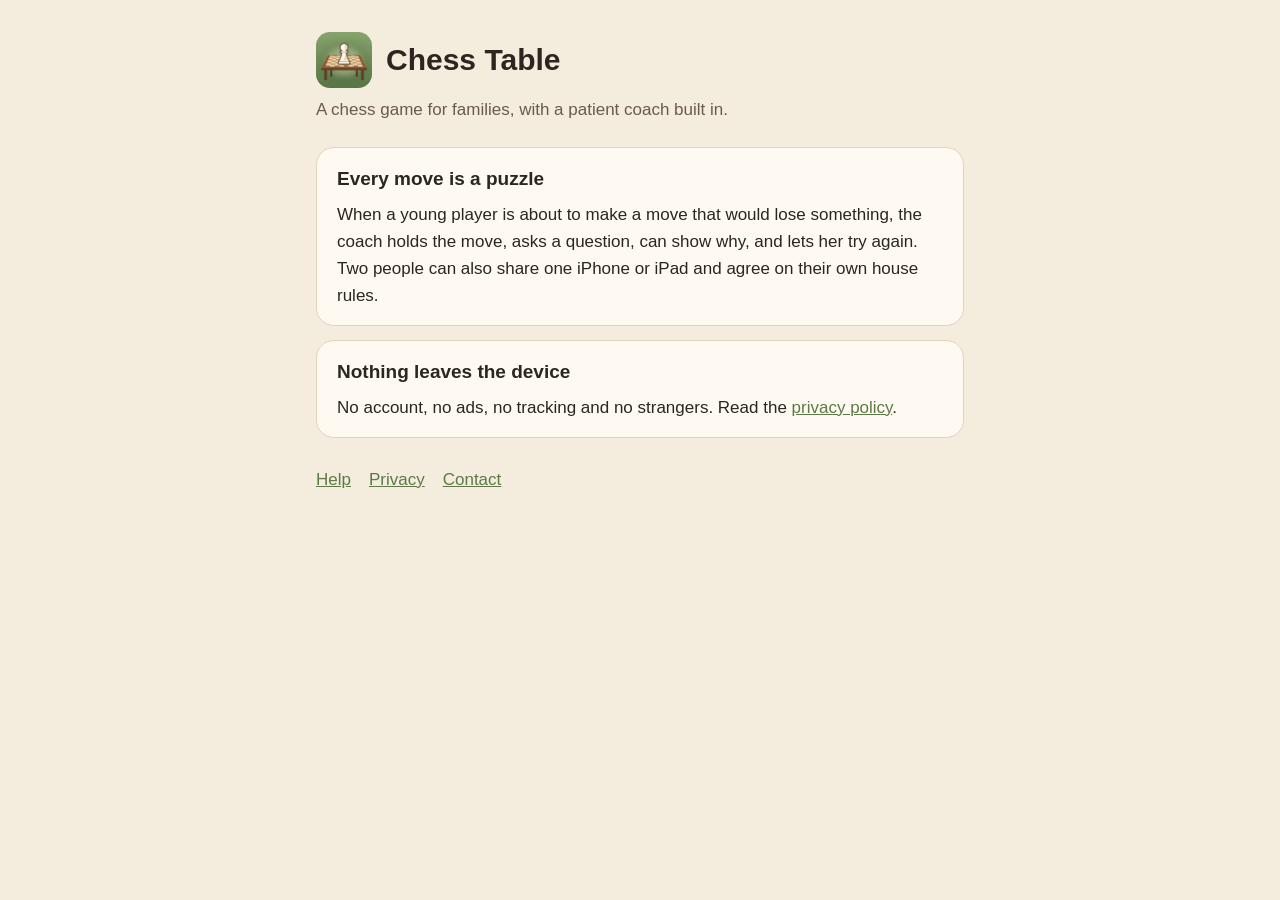
<file: index.html>
<!doctype html>
<html lang="en">
<head>
<meta charset="utf-8">
<meta name="viewport" content="width=device-width, initial-scale=1">
<title>Chess Table</title>
<meta name="description" content="A chess game for families, with a patient coach who asks before it tells.">
<link rel="stylesheet" href="style.css">
</head>
<body>
<main>
<header>
<img src="icon.png" alt="">
<h1>Chess Table</h1>
</header>
<p class="lead">A chess game for families, with a patient coach built in.</p>

<section>
<h2>Every move is a puzzle</h2>
<p>When a young player is about to make a move that would lose something, the coach holds the move, asks a question, can show why, and lets her try again. Two people can also share one iPhone or iPad and agree on their own house rules.</p>
</section>

<section>
<h2>Nothing leaves the device</h2>
<p>No account, no ads, no tracking and no strangers. Read the <a href="privacy.html">privacy policy</a>.</p>
</section>

<nav><a href="support.html">Help</a><a href="privacy.html">Privacy</a><a href="mailto:kccoder@gmail.com">Contact</a></nav>
</main>
</body>
</html>
</file>
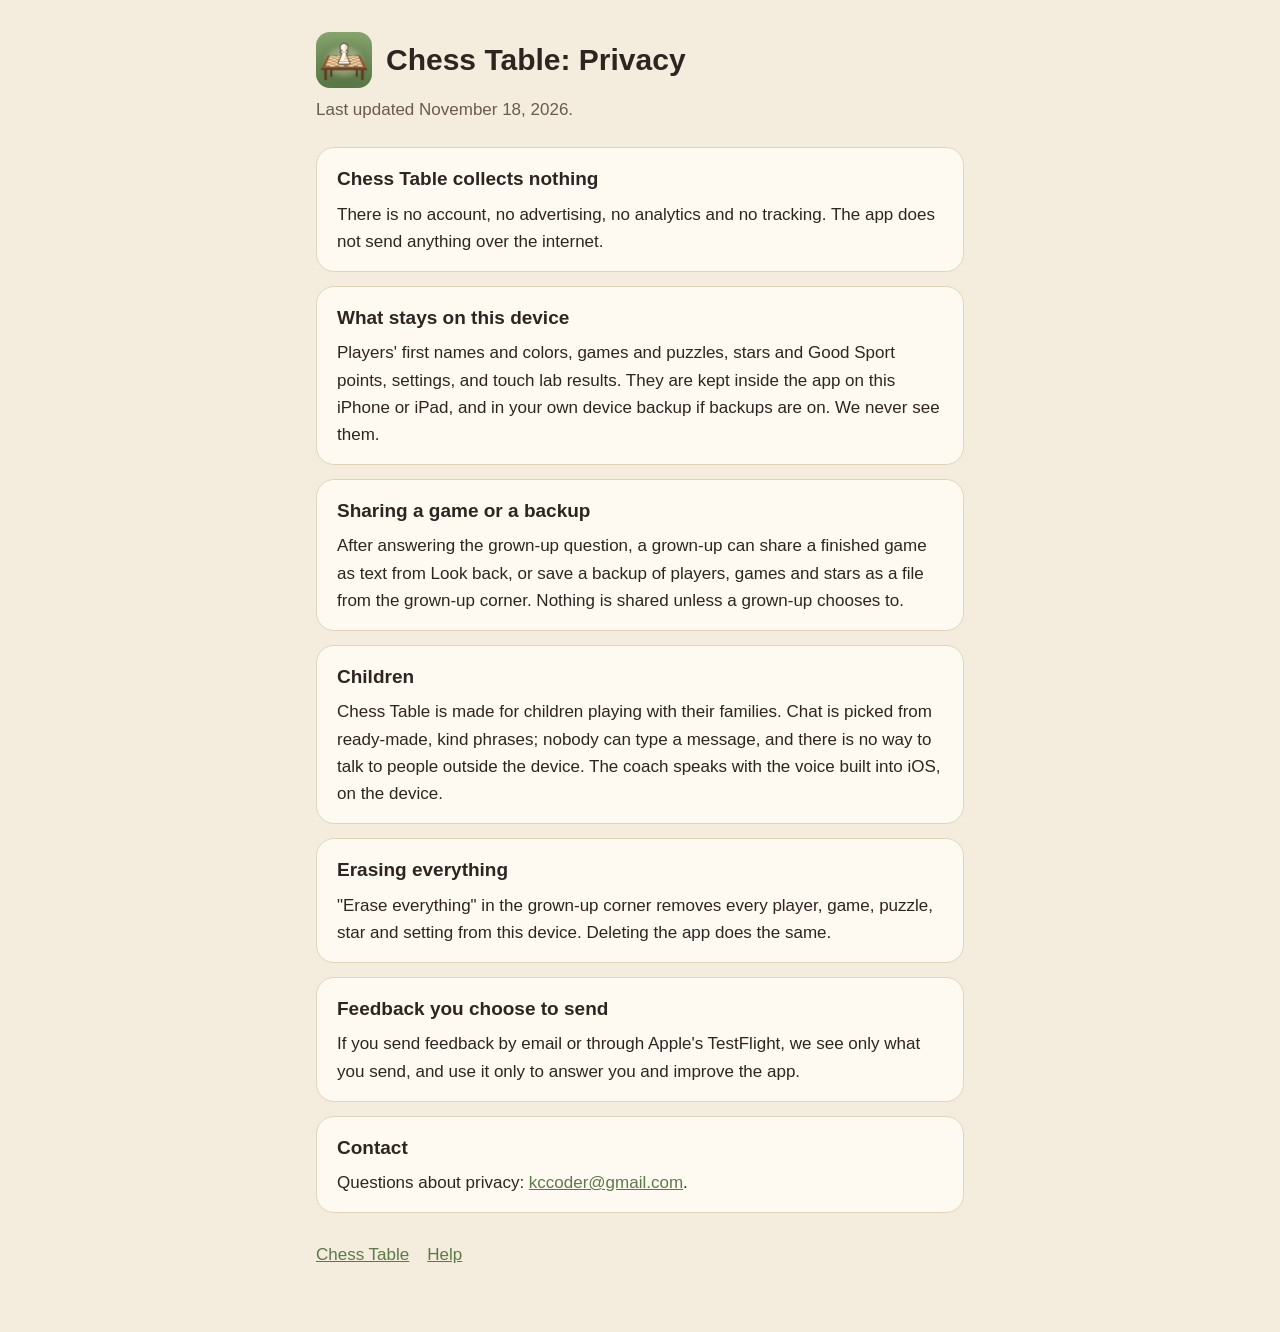
<file: privacy.html>
<!doctype html>
<html lang="en">
<head>
<meta charset="utf-8">
<meta name="viewport" content="width=device-width, initial-scale=1">
<title>Chess Table: Privacy</title>
<meta name="description" content="Chess Table collects nothing. Everything stays on your device.">
<link rel="stylesheet" href="style.css">
</head>
<body>
<main>
<header>
<img src="icon.png" alt="">
<h1>Chess Table: Privacy</h1>
</header>
<p class="lead">Last updated November 18, 2026.</p>

<section>
<h2>Chess Table collects nothing</h2>
<p>There is no account, no advertising, no analytics and no tracking. The app does not send anything over the internet.</p>
</section>

<section>
<h2>What stays on this device</h2>
<p>Players' first names and colors, games and puzzles, stars and Good Sport points, settings, and touch lab results. They are kept inside the app on this iPhone or iPad, and in your own device backup if backups are on. We never see them.</p>
</section>

<section>
<h2>Sharing a game or a backup</h2>
<p>After answering the grown-up question, a grown-up can share a finished game as text from Look back, or save a backup of players, games and stars as a file from the grown-up corner. Nothing is shared unless a grown-up chooses to.</p>
</section>

<section>
<h2>Children</h2>
<p>Chess Table is made for children playing with their families. Chat is picked from ready-made, kind phrases; nobody can type a message, and there is no way to talk to people outside the device. The coach speaks with the voice built into iOS, on the device.</p>
</section>

<section>
<h2>Erasing everything</h2>
<p>"Erase everything" in the grown-up corner removes every player, game, puzzle, star and setting from this device. Deleting the app does the same.</p>
</section>

<section>
<h2>Feedback you choose to send</h2>
<p>If you send feedback by email or through Apple's TestFlight, we see only what you send, and use it only to answer you and improve the app.</p>
</section>

<section>
<h2>Contact</h2>
<p>Questions about privacy: <a href="mailto:kccoder@gmail.com">kccoder@gmail.com</a>.</p>
</section>

<nav><a href="index.html">Chess Table</a><a href="support.html">Help</a></nav>
</main>
</body>
</html>
</file>
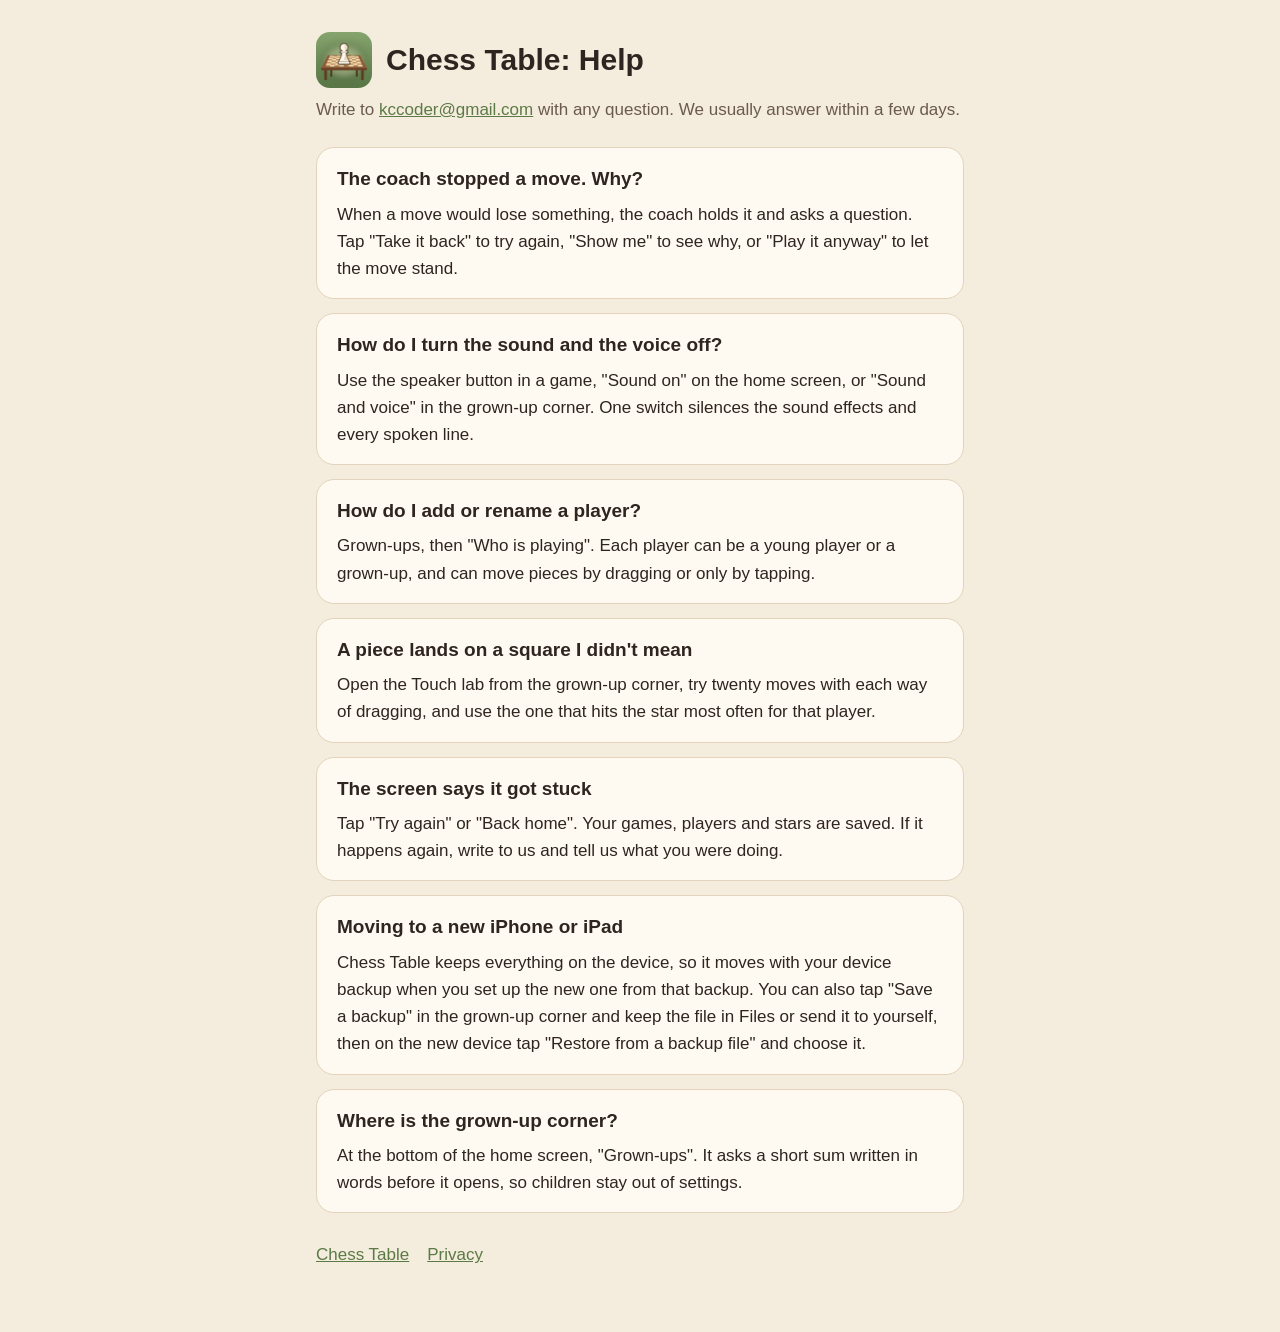
<file: support.html>
<!doctype html>
<html lang="en">
<head>
<meta charset="utf-8">
<meta name="viewport" content="width=device-width, initial-scale=1">
<title>Chess Table: Help</title>
<meta name="description" content="Help and contact for the Chess Table app.">
<link rel="stylesheet" href="style.css">
</head>
<body>
<main>
<header>
<img src="icon.png" alt="">
<h1>Chess Table: Help</h1>
</header>
<p class="lead">Write to <a href="mailto:kccoder@gmail.com">kccoder@gmail.com</a> with any question. We usually answer within a few days.</p>

<section>
<h2>The coach stopped a move. Why?</h2>
<p>When a move would lose something, the coach holds it and asks a question. Tap "Take it back" to try again, "Show me" to see why, or "Play it anyway" to let the move stand.</p>
</section>

<section>
<h2>How do I turn the sound and the voice off?</h2>
<p>Use the speaker button in a game, "Sound on" on the home screen, or "Sound and voice" in the grown-up corner. One switch silences the sound effects and every spoken line.</p>
</section>

<section>
<h2>How do I add or rename a player?</h2>
<p>Grown-ups, then "Who is playing". Each player can be a young player or a grown-up, and can move pieces by dragging or only by tapping.</p>
</section>

<section>
<h2>A piece lands on a square I didn't mean</h2>
<p>Open the Touch lab from the grown-up corner, try twenty moves with each way of dragging, and use the one that hits the star most often for that player.</p>
</section>

<section>
<h2>The screen says it got stuck</h2>
<p>Tap "Try again" or "Back home". Your games, players and stars are saved. If it happens again, write to us and tell us what you were doing.</p>
</section>

<section>
<h2>Moving to a new iPhone or iPad</h2>
<p>Chess Table keeps everything on the device, so it moves with your device backup when you set up the new one from that backup. You can also tap "Save a backup" in the grown-up corner and keep the file in Files or send it to yourself, then on the new device tap "Restore from a backup file" and choose it.</p>
</section>

<section>
<h2>Where is the grown-up corner?</h2>
<p>At the bottom of the home screen, "Grown-ups". It asks a short sum written in words before it opens, so children stay out of settings.</p>
</section>

<nav><a href="index.html">Chess Table</a><a href="privacy.html">Privacy</a></nav>
</main>
</body>
</html>
</file>
<file: style.css>
:root {
  --paper: #f4ecdd;
  --card: #fffaf1;
  --ink: #2e2420;
  --ink-soft: #6b5a4e;
  --line: #e2d3ba;
  --moss: #5c7a46;
}
@media (prefers-color-scheme: dark) {
  :root {
    --paper: #1d1916;
    --card: #28221e;
    --ink: #f3ebe0;
    --ink-soft: #c9b9a8;
    --line: #3c332c;
    --moss: #9fbf86;
  }
}
* { box-sizing: border-box; }
body {
  margin: 0;
  background: var(--paper);
  color: var(--ink);
  font: 17px/1.6 -apple-system, BlinkMacSystemFont, "Segoe UI", Roboto, sans-serif;
}
main { max-width: 680px; margin: 0 auto; padding: 32px 16px 64px; }
header { display: flex; align-items: center; gap: 14px; margin-bottom: 8px; }
header img { width: 56px; height: 56px; border-radius: 14px; }
h1 { font-size: 30px; line-height: 1.2; margin: 0; font-family: ui-rounded, -apple-system, sans-serif; }
.lead { color: var(--ink-soft); margin: 4px 0 24px; }
section { background: var(--card); border: 1px solid var(--line); border-radius: 18px; padding: 16px 20px; margin: 14px 0; }
h2 { font-size: 19px; margin: 0 0 6px; font-family: ui-rounded, -apple-system, sans-serif; }
p { margin: 0; }
a { color: var(--moss); }
nav { margin-top: 28px; display: flex; gap: 18px; flex-wrap: wrap; }
.small { color: var(--ink-soft); font-size: 15px; margin-top: 20px; }
</file>
